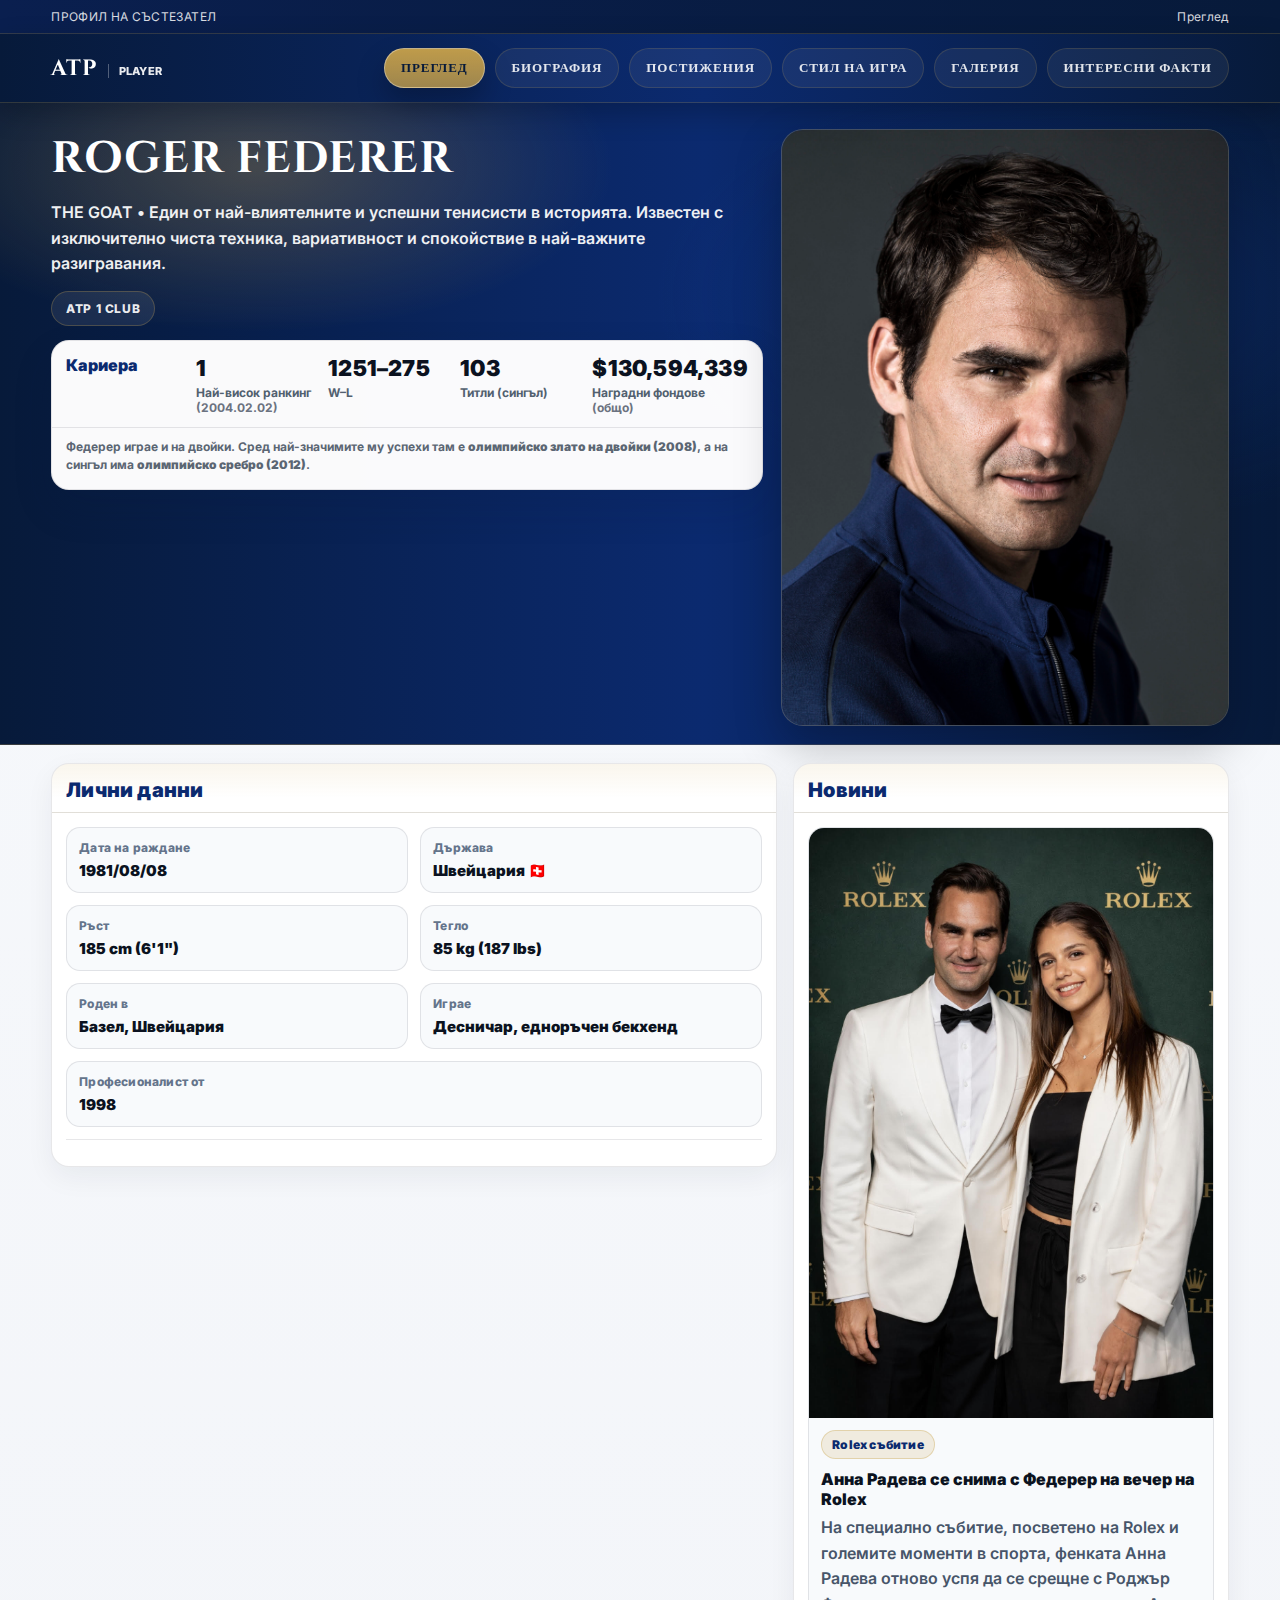
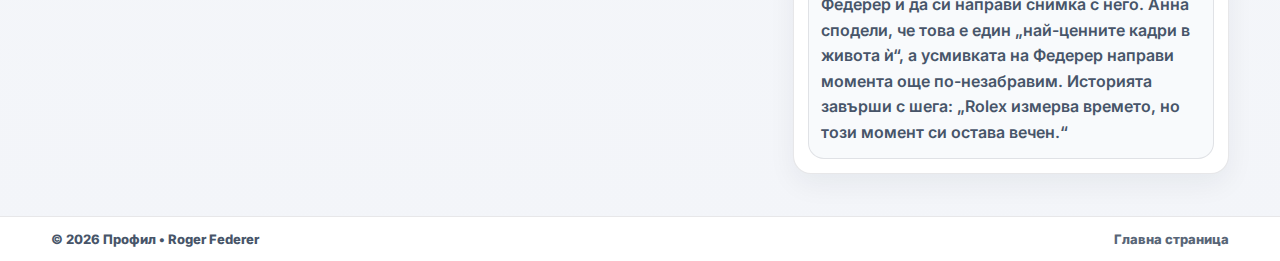
<file: index.html>
<!doctype html>
<html lang="bg">
<head>
  <meta charset="UTF-8" />
  <meta name="viewport" content="width=device-width, initial-scale=1.0" />
  <title>Роджър Федерер • Преглед</title>
  <link rel="icon" type="image/png" href="logo.png" />
  <link rel="stylesheet" href="style.css" />
</head>
<body>

  <div class="top-strip">
    <div class="wrap top-strip__inner">
      <span>ПРОФИЛ НА СЪСТЕЗАТЕЛ</span>
      <span>Преглед</span>
    </div>
  </div>

  <header class="header">
    <div class="wrap header__inner">
      <a class="logo" href="index.html" aria-label="Начало">
        <span class="logo__mark">ATP</span>
        <span class="logo__sub">PLAYER</span>
      </a>

      <nav class="nav" aria-label="Навигация">
        <a class="nav__link is-active" href="index.html">Преглед</a>
        <a class="nav__link" href="bio.html">Биография</a>
        <a class="nav__link" href="achievements.html">Постижения</a>
        <a class="nav__link" href="playstyle.html">Стил на игра</a>
        <a class="nav__link" href="gallery.html">Галерия</a>
        <a class="nav__link" href="facts.html">Интересни факти</a>
      </nav>
    </div>
  </header>

  <section class="hero">
    <div class="wrap hero__grid">
      <div class="hero__left">
        <h1 class="player-name">ROGER FEDERER</h1>
        <p class="player-sub">
          THE GOAT • Един от най-влиятелните и успешни тенисисти в историята.
          Известен с изключително чиста техника, вариативност и спокойствие в най-важните разигравания.
        </p>

        <span class="badge">ATP 1 CLUB</span>

        <div class="stats-card" aria-label="Основни статистики">
          <div class="stats-card__row">
            <div class="stats-card__label">Кариера</div>

            <div class="kpi">
              <div class="kpi__num">1</div>
              <div class="kpi__label">Най-висок ранкинг <span class="kpi__muted">(2004.02.02)</span></div>
            </div>

            <div class="kpi">
              <div class="kpi__num">1251–275</div>
              <div class="kpi__label">W–L</div>
            </div>

            <div class="kpi">
              <div class="kpi__num">103</div>
              <div class="kpi__label">Титли (сингъл)</div>
            </div>

            <div class="kpi">
              <div class="kpi__num">$130,594,339</div>
              <div class="kpi__label">Наградни фондове <span class="kpi__muted">(общо)</span></div>
            </div>
          </div>

          <div class="stats-card__note">
            Федерер играе и на двойки. Сред най-значимите му успехи там е
            <strong>олимпийско злато на двойки (2008)</strong>, а на сингъл има
            <strong>олимпийско сребро (2012)</strong>.
          </div>
        </div>
      </div>

      <aside class="hero__right" aria-label="Портрет">
        <img class="portrait" src="portrait.jpg" alt="Роджър Федерер (замени със снимка)" />
      </aside>
    </div>
  </section>

  <main class="main">
    <div class="wrap main__grid">

      <section class="card" aria-label="Лични данни">
        <div class="card__head">
          <h2 class="card__title">Лични данни</h2>
        </div>

        <div class="details">
          <div class="details__row">
            <div class="details__cell">
              <span class="details__label">Дата на раждане</span>
              <span class="details__value">1981/08/08</span>
            </div>
            <div class="details__cell">
              <span class="details__label">Държава</span>
              <span class="details__value">Швейцария 🇨🇭</span>
            </div>
          </div>

          <div class="details__row">
            <div class="details__cell">
              <span class="details__label">Ръст</span>
              <span class="details__value">185 cm (6'1")</span>
            </div>
            <div class="details__cell">
              <span class="details__label">Тегло</span>
              <span class="details__value">85 kg (187 lbs)</span>
            </div>
          </div>

          <div class="details__row">
            <div class="details__cell">
              <span class="details__label">Роден в</span>
              <span class="details__value">Базел, Швейцария</span>
            </div>
            <div class="details__cell">
              <span class="details__label">Играе</span>
              <span class="details__value">Десничар, едноръчен бекхенд</span>
            </div>
          </div>

          <div class="details__row">
            <div class="details__cell details__cell--full">
              <span class="details__label">Професионалист от</span>
              <span class="details__value">1998</span>
            </div>
          </div>

          <div class="details__foot">
          </div>
        </div>
      </section>

      <aside class="card" aria-label="Новини">
        <div class="card__head">
          <h2 class="card__title">Новини</h2>
        </div>

        <div class="news">
          <img class="news__img" src="anna.jpg" alt="Снимка към новина (замени)" />
          <div class="news__body">
            <div class="tag">Rolex събитие</div>
            <h3 class="news__title">Анна Радева се снима с Федерер на вечер на Rolex</h3>
            <p class="news__text">
              На специално събитие, посветено на Rolex и големите моменти в спорта, фенката Анна Радева отново успя да
              се срещне с Роджър Федерер и да си направи снимка с него.
              Анна сподели, че това е един „най-ценните кадри в живота ѝ“, а усмивката на Федерер направи момента
              още по-незабравим. Историята завърши с шега: „Rolex измерва времето, но този момент си остава вечен.“
            </p>
          </div>
        </div>
      </aside>

    </div>
  </main>

  <footer class="footer">
    <div class="wrap footer__inner">
      <span>© <span id="y"></span> Профил • Roger Federer</span>
      <span class="footer__muted">Главна страница</span>
    </div>
  </footer>

  <script>
    document.getElementById("y").textContent = new Date().getFullYear();
  </script>
</body>
</html>
</file>
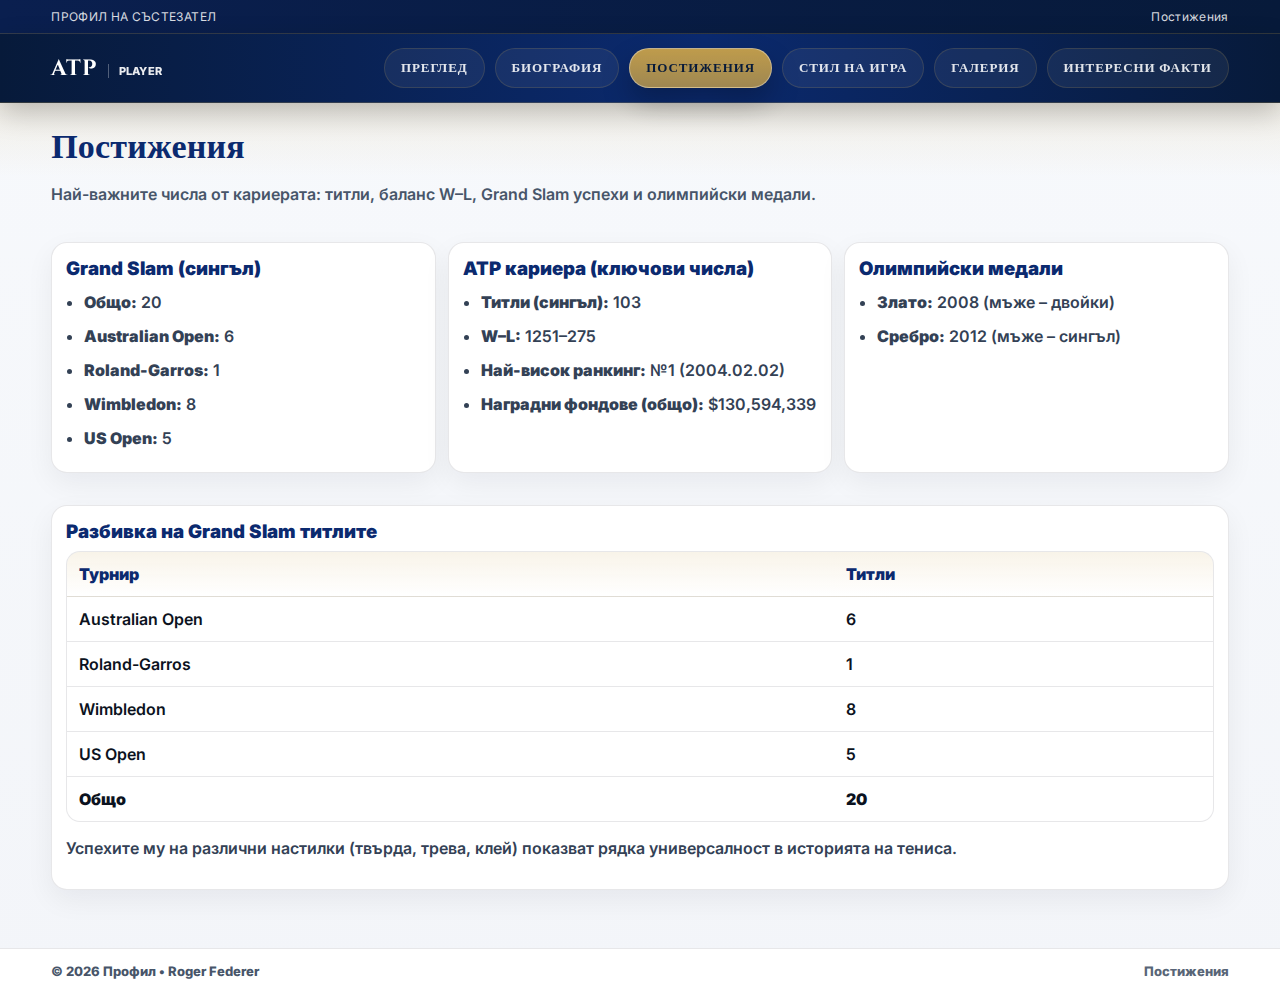
<file: achievements.html>
<!doctype html>
<html lang="bg">
<head>
  <meta charset="UTF-8" />
  <meta name="viewport" content="width=device-width, initial-scale=1.0" />
  <title>Роджър Федерер • Постижения</title>
  <link rel="icon" type="image/png" href="assets/favicon.png" />
  <link rel="stylesheet" href="style.css" />
</head>
<body>

  <div class="top-strip">
    <div class="wrap top-strip__inner">
      <span>ПРОФИЛ НА СЪСТЕЗАТЕЛ</span>
      <span>Постижения</span>
    </div>
  </div>

  <header class="header">
    <div class="wrap header__inner">
      <a class="logo" href="index.html" aria-label="Начало">
        <span class="logo__mark">ATP</span>
        <span class="logo__sub">PLAYER</span>
      </a>

      <nav class="nav" aria-label="Навигация">
        <a class="nav__link" href="index.html">Преглед</a>
        <a class="nav__link" href="bio.html">Биография</a>
        <a class="nav__link is-active" href="achievements.html">Постижения</a>
        <a class="nav__link" href="playstyle.html">Стил на игра</a>
        <a class="nav__link" href="gallery.html">Галерия</a>
        <a class="nav__link" href="facts.html">Интересни факти</a>
      </nav>
    </div>
  </header>

  <div class="page-hero">
    <div class="wrap">
      <h1 class="page-title">Постижения</h1>
      <p class="page-desc">
        Най-важните числа от кариерата: титли, баланс W–L, Grand Slam успехи и олимпийски медали.
      </p>
    </div>
  </div>

  <main class="main">
    <div class="wrap">

      <section class="section grid-3">
        <div class="info-card">
          <h3 class="info-card__title">Grand Slam (сингъл)</h3>
          <ul class="bullets">
            <li><strong>Общо:</strong> 20</li>
            <li><strong>Australian Open:</strong> 6</li>
            <li><strong>Roland-Garros:</strong> 1</li>
            <li><strong>Wimbledon:</strong> 8</li>
            <li><strong>US Open:</strong> 5</li>
          </ul>
        </div>

        <div class="info-card">
          <h3 class="info-card__title">ATP кариера (ключови числа)</h3>
          <ul class="bullets">
            <li><strong>Титли (сингъл):</strong> 103</li>
            <li><strong>W–L:</strong> 1251–275</li>
            <li><strong>Най-висок ранкинг:</strong> №1 (2004.02.02)</li>
            <li><strong>Наградни фондове (общо):</strong> $130,594,339</li>
          </ul>
        </div>

        <div class="info-card">
          <h3 class="info-card__title">Олимпийски медали</h3>
          <ul class="bullets">
            <li><strong>Злато:</strong> 2008 (мъже – двойки)</li>
            <li><strong>Сребро:</strong> 2012 (мъже – сингъл)</li>
          </ul>
        </div>
      </section>

      <section class="section">
        <div class="info-card">
          <h3 class="info-card__title">Разбивка на Grand Slam титлите</h3>
          <table class="table" aria-label="Grand Slam таблица">
            <thead>
              <tr>
                <th>Турнир</th>
                <th>Титли</th>
              </tr>
            </thead>
            <tbody>
              <tr><td>Australian Open</td><td>6</td></tr>
              <tr><td>Roland-Garros</td><td>1</td></tr>
              <tr><td>Wimbledon</td><td>8</td></tr>
              <tr><td>US Open</td><td>5</td></tr>
              <tr><td><strong>Общо</strong></td><td><strong>20</strong></td></tr>
            </tbody>
          </table>

          <div class="prose" style="margin-top:12px">
            <p>
              Успехите му на различни настилки (твърда, трева, клей) показват рядка универсалност в историята на тениса.
            </p>
          </div>
        </div>
      </section>

    </div>
  </main>

  <footer class="footer">
    <div class="wrap footer__inner">
      <span>© <span id="y"></span> Профил • Roger Federer</span>
      <span class="footer__muted">Постижения</span>
    </div>
  </footer>

  <script>
    document.getElementById("y").textContent = new Date().getFullYear();
  </script>
</body>
</html>
</file>
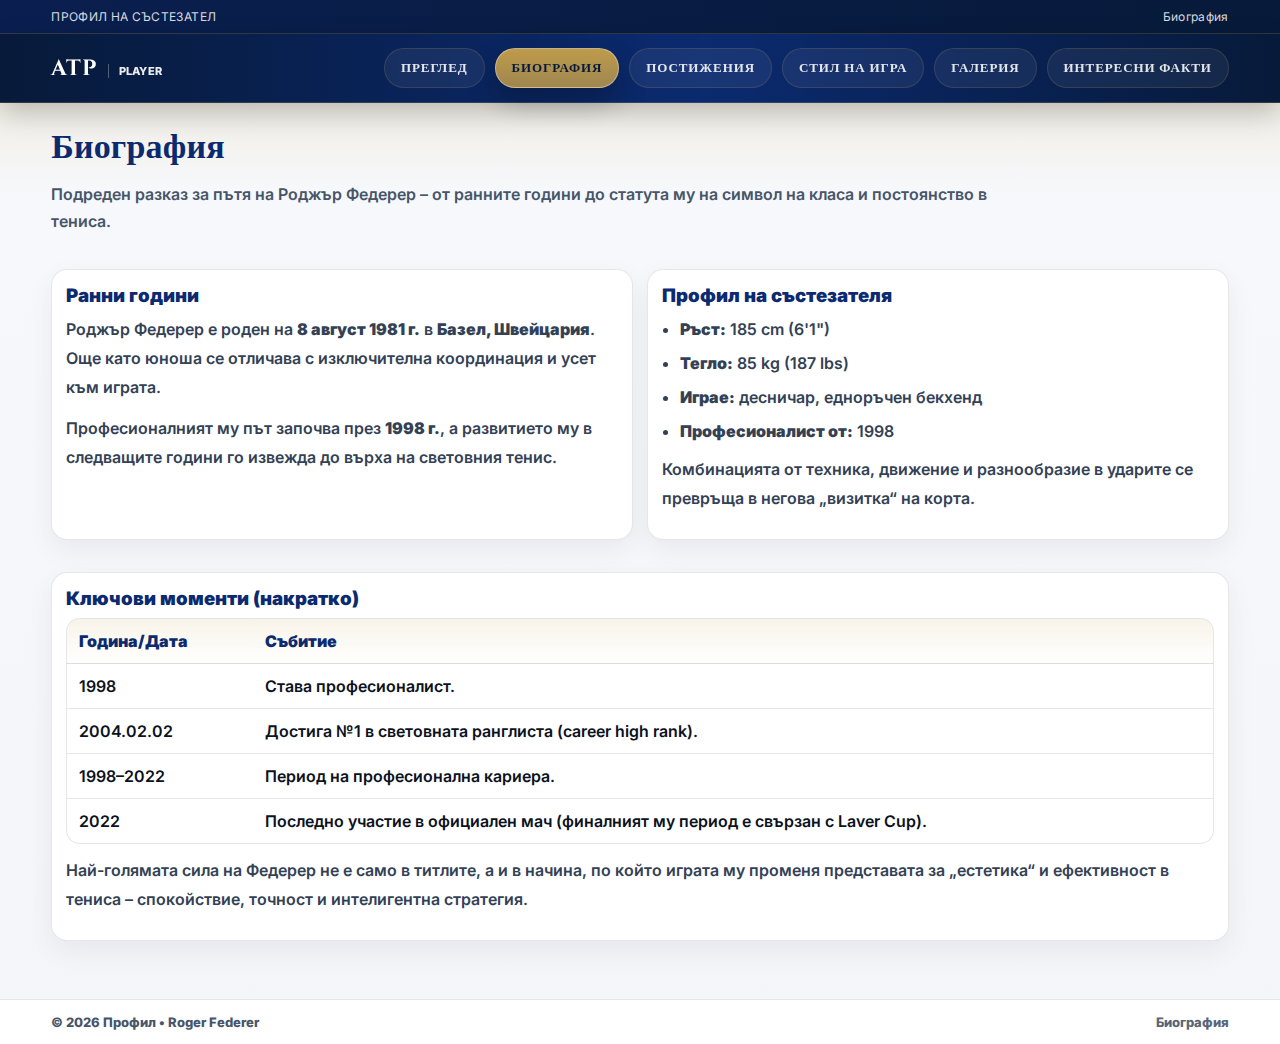
<file: bio.html>
<!doctype html>
<html lang="bg">
<head>
  <meta charset="UTF-8" />
  <meta name="viewport" content="width=device-width, initial-scale=1.0" />
  <title>Роджър Федерер • Биография</title>
  <link rel="icon" type="image/png" href="assets/favicon.png" />
  <link rel="stylesheet" href="style.css" />
</head>
<body>

  <div class="top-strip">
    <div class="wrap top-strip__inner">
      <span>ПРОФИЛ НА СЪСТЕЗАТЕЛ</span>
      <span>Биография</span>
    </div>
  </div>

  <header class="header">
    <div class="wrap header__inner">
      <a class="logo" href="index.html" aria-label="Начало">
        <span class="logo__mark">ATP</span>
        <span class="logo__sub">PLAYER</span>
      </a>

      <nav class="nav" aria-label="Навигация">
        <a class="nav__link" href="index.html">Преглед</a>
        <a class="nav__link is-active" href="bio.html">Биография</a>
        <a class="nav__link" href="achievements.html">Постижения</a>
        <a class="nav__link" href="playstyle.html">Стил на игра</a>
        <a class="nav__link" href="gallery.html">Галерия</a>
        <a class="nav__link" href="facts.html">Интересни факти</a>
      </nav>
    </div>
  </header>

  <div class="page-hero">
    <div class="wrap">
      <h1 class="page-title">Биография</h1>
      <p class="page-desc">
        Подреден разказ за пътя на Роджър Федерер – от ранните години до статута му на символ на класа и постоянство в тениса.
      </p>
    </div>
  </div>

  <main class="main">
    <div class="wrap">

      <section class="section grid-2">
        <article class="info-card">
          <h3 class="info-card__title">Ранни години</h3>
          <div class="prose">
            <p>
              Роджър Федерер е роден на <strong>8 август 1981 г.</strong> в <strong>Базел, Швейцария</strong>.
              Още като юноша се отличава с изключителна координация и усет към играта.
            </p>
            <p>
              Професионалният му път започва през <strong>1998 г.</strong>, а развитието му в следващите години го извежда
              до върха на световния тенис.
            </p>
          </div>
        </article>

        <article class="info-card">
          <h3 class="info-card__title">Профил на състезателя</h3>
          <ul class="bullets">
            <li><strong>Ръст:</strong> 185 cm (6'1")</li>
            <li><strong>Тегло:</strong> 85 kg (187 lbs)</li>
            <li><strong>Играе:</strong> десничар, едноръчен бекхенд</li>
            <li><strong>Професионалист от:</strong> 1998</li>
          </ul>
          <div class="prose" style="margin-top:10px">
            <p>
              Комбинацията от техника, движение и разнообразие в ударите се превръща в негова „визитка“ на корта.
            </p>
          </div>
        </article>
      </section>

      <section class="section">
        <div class="info-card">
          <h3 class="info-card__title">Ключови моменти (накратко)</h3>

          <table class="table" aria-label="Хронология">
            <thead>
              <tr>
                <th>Година/Дата</th>
                <th>Събитие</th>
              </tr>
            </thead>
            <tbody>
              <tr>
                <td>1998</td>
                <td>Става професионалист.</td>
              </tr>
              <tr>
                <td>2004.02.02</td>
                <td>Достига №1 в световната ранглиста (career high rank).</td>
              </tr>
              <tr>
                <td>1998–2022</td>
                <td>Период на професионална кариера.</td>
              </tr>
              <tr>
                <td>2022</td>
                <td>Последно участие в официален мач (финалният му период е свързан с Laver Cup).</td>
              </tr>
            </tbody>
          </table>

          <div class="prose" style="margin-top:12px">
            <p>
              Най-голямата сила на Федерер не е само в титлите, а и в начина, по който играта му променя представата
              за „естетика“ и ефективност в тениса – спокойствие, точност и интелигентна стратегия.
            </p>
          </div>
        </div>
      </section>

    </div>
  </main>

  <footer class="footer">
    <div class="wrap footer__inner">
      <span>© <span id="y"></span> Профил • Roger Federer</span>
      <span class="footer__muted">Биография</span>
    </div>
  </footer>

  <script>
    document.getElementById("y").textContent = new Date().getFullYear();
  </script>
</body>
</html>
</file>
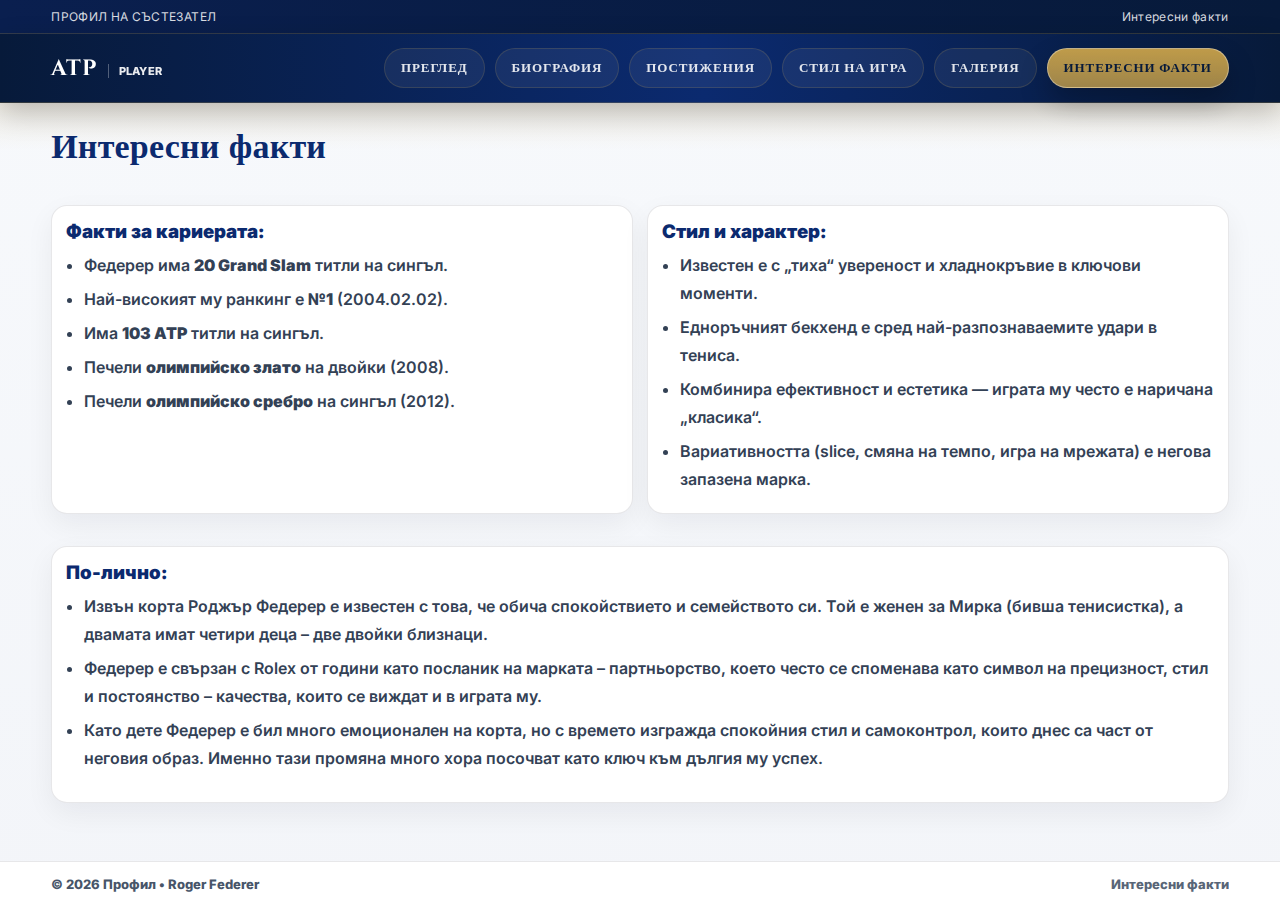
<file: facts.html>
<!doctype html>
<html lang="bg">
<head>
  <meta charset="UTF-8" />
  <meta name="viewport" content="width=device-width, initial-scale=1.0" />
  <title>Роджър Федерер • Интересни факти</title>
  <link rel="icon" type="image/png" href="assets/favicon.png" />
  <link rel="stylesheet" href="style.css" />
</head>
<body>

  <div class="top-strip">
    <div class="wrap top-strip__inner">
      <span>ПРОФИЛ НА СЪСТЕЗАТЕЛ</span>
      <span>Интересни факти</span>
    </div>
  </div>

  <header class="header">
    <div class="wrap header__inner">
      <a class="logo" href="index.html" aria-label="Начало">
        <span class="logo__mark">ATP</span>
        <span class="logo__sub">PLAYER</span>
      </a>

      <nav class="nav" aria-label="Навигация">
        <a class="nav__link" href="index.html">Преглед</a>
        <a class="nav__link" href="bio.html">Биография</a>
        <a class="nav__link" href="achievements.html">Постижения</a>
        <a class="nav__link" href="playstyle.html">Стил на игра</a>
        <a class="nav__link" href="gallery.html">Галерия</a>
        <a class="nav__link is-active" href="facts.html">Интересни факти</a>
      </nav>
    </div>
  </header>

  <div class="page-hero">
    <div class="wrap">
      <h1 class="page-title">Интересни факти</h
      </p>
    </div>
  </div>

  <main class="main">
    <div class="wrap">

      <section class="section grid-2">
        <article class="info-card">
          <h3 class="info-card__title">Факти за кариерата:</h3>
          <ul class="bullets">
            <li>Федерер има <strong>20 Grand Slam</strong> титли на сингъл.</li>
            <li>Най-високият му ранкинг е <strong>№1</strong> (2004.02.02).</li>
            <li>Има <strong>103 ATP</strong> титли на сингъл.</li>
            <li>Печели <strong>олимпийско злато</strong> на двойки (2008).</li>
            <li>Печели <strong>олимпийско сребро</strong> на сингъл (2012).</li>
          </ul>
        </article>

        <article class="info-card">
          <h3 class="info-card__title">Стил и характер:</h3>
          <ul class="bullets">
            <li>Известен е с „тиха“ увереност и хладнокръвие в ключови моменти.</li>
            <li>Едноръчният бекхенд е сред най-разпознаваемите удари в тениса.</li>
            <li>Комбинира ефективност и естетика — играта му често е наричана „класика“.</li>
            <li>Вариативността (slice, смяна на темпо, игра на мрежата) е негова запазена марка.</li>
          </ul>
        </article>
      </section>

      <section class="section">
        <div class="info-card">
          <h3 class="info-card__title">По-лично:</h3>
          <ul class="bullets">
            <li>Извън корта Роджър Федерер е известен с това, че обича спокойствието и семейството си.
                Той е женен за Мирка (бивша тенисистка), а двамата имат четири деца – две двойки близнаци.</li>
            <li>Федерер е свързан с Rolex от години като посланик на марката – партньорство, което често се споменава
                като символ на прецизност, стил и постоянство – качества, които се виждат и в играта му.</li>
            <li>Като дете Федерер е бил много емоционален на корта, но с времето изгражда спокойния
                стил и самоконтрол, които днес са част от неговия образ. Именно тази промяна много хора посочват като
                ключ към дългия му успех.</li>
          </ul>
  </p>
    </div>
  </main>

  <footer class="footer">
    <div class="wrap footer__inner">
      <span>© <span id="y"></span> Профил • Roger Federer</span>
      <span class="footer__muted">Интересни факти</span>
    </div>
  </footer>

  <script>
    document.getElementById("y").textContent = new Date().getFullYear();
  </script>
</body>
</html>
</file>
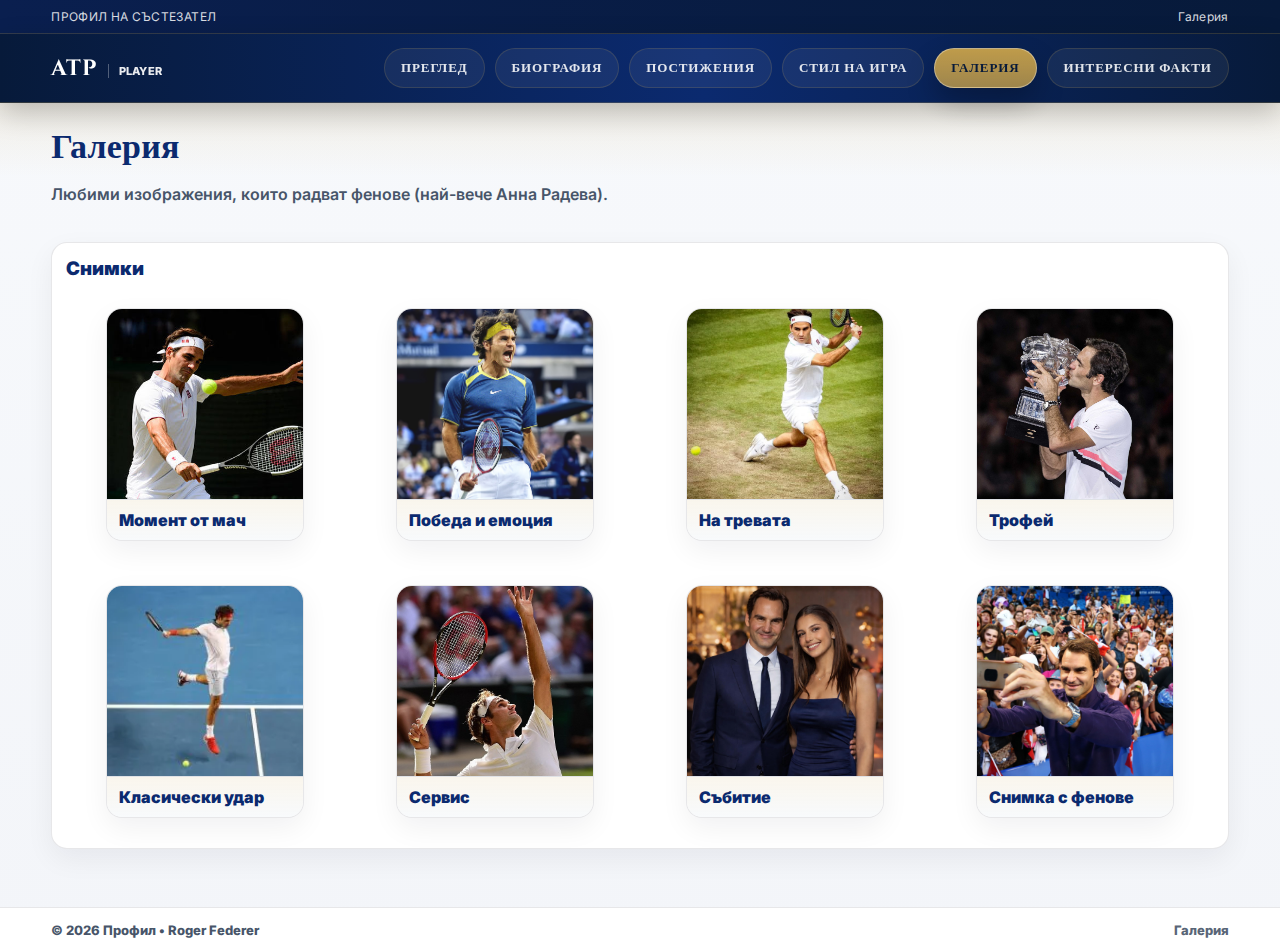
<file: gallery.html>
<!doctype html>
<html lang="bg">
<head>
  <meta charset="UTF-8" />
  <meta name="viewport" content="width=device-width, initial-scale=1.0" />
  <title>Роджър Федерер • Галерия</title>
  <link rel="icon" type="image/png" href="assets/favicon.png" />
  <link rel="stylesheet" href="style.css" />
</head>
<body>

  <div class="top-strip">
    <div class="wrap top-strip__inner">
      <span>ПРОФИЛ НА СЪСТЕЗАТЕЛ</span>
      <span>Галерия</span>
    </div>
  </div>

  <header class="header">
    <div class="wrap header__inner">
      <a class="logo" href="index.html" aria-label="Начало">
        <span class="logo__mark">ATP</span>
        <span class="logo__sub">PLAYER</span>
      </a>

      <nav class="nav" aria-label="Навигация">
        <a class="nav__link" href="index.html">Преглед</a>
        <a class="nav__link" href="bio.html">Биография</a>
        <a class="nav__link" href="achievements.html">Постижения</a>
        <a class="nav__link" href="playstyle.html">Стил на игра</a>
        <a class="nav__link is-active" href="gallery.html">Галерия</a>
        <a class="nav__link" href="facts.html">Интересни факти</a>
      </nav>
    </div>
  </header>

  <div class="page-hero">
    <div class="wrap">
      <h1 class="page-title">Галерия</h1>
      <p class="page-desc">
        Любими изображения, които радват фенове (най-вече Анна Радева).
      </p>
    </div>
  </div>

  <main class="main">
    <div class="wrap">
      <section class="section">
        <div class="info-card">
          <h3 class="info-card__title">Снимки</h3>
          <div class="prose">
            <p>
              
            </p>
          </div>

          <div class="gallery-grid" style="margin-top:12px">
            <figure class="gallery-item">
              <img src="play.jpg" alt="Галерия 1 (замени)" />
              <figcaption>Момент от мач</figcaption>
            </figure>
            <figure class="gallery-item">
              <img src="win.jpg" alt="Галерия 2 (замени)" />
              <figcaption>Победа и емоция</figcaption>
            </figure>
            <figure class="gallery-item">
              <img src="grass.jpg" alt="Галерия 3 (замени)" />
              <figcaption>На тревата</figcaption>
            </figure>
            <figure class="gallery-item">
              <img src="trophy.jpg" alt="Галерия 4 (замени)" />
              <figcaption>Трофей</figcaption>
            </figure>

            <figure class="gallery-item">
              <img src="classic.webp" alt="Галерия 5 (замени)" />
              <figcaption>Класически удар</figcaption>
            </figure>
            <figure class="gallery-item">
              <img src="serve.jpg" alt="Галерия 6 (замени)" />
              <figcaption>Сервис</figcaption>
            </figure>
            <figure class="gallery-item">
              <img src="meet.jpg" alt="Галерия 7 (замени)" />
              <figcaption>Събитие</figcaption>
            </figure>
            <figure class="gallery-item">
              <img src="fans.jpg" alt="Галерия 8 (замени)" />
              <figcaption>Снимка с фенове</figcaption>
            </figure>
          </div>
        </div>
      </section>
    </div>
  </main>

  <footer class="footer">
    <div class="wrap footer__inner">
      <span>© <span id="y"></span> Профил • Roger Federer</span>
      <span class="footer__muted">Галерия</span>
    </div>
  </footer>

  <script>
    document.getElementById("y").textContent = new Date().getFullYear();
  </script>
</body>
</html>
</file>
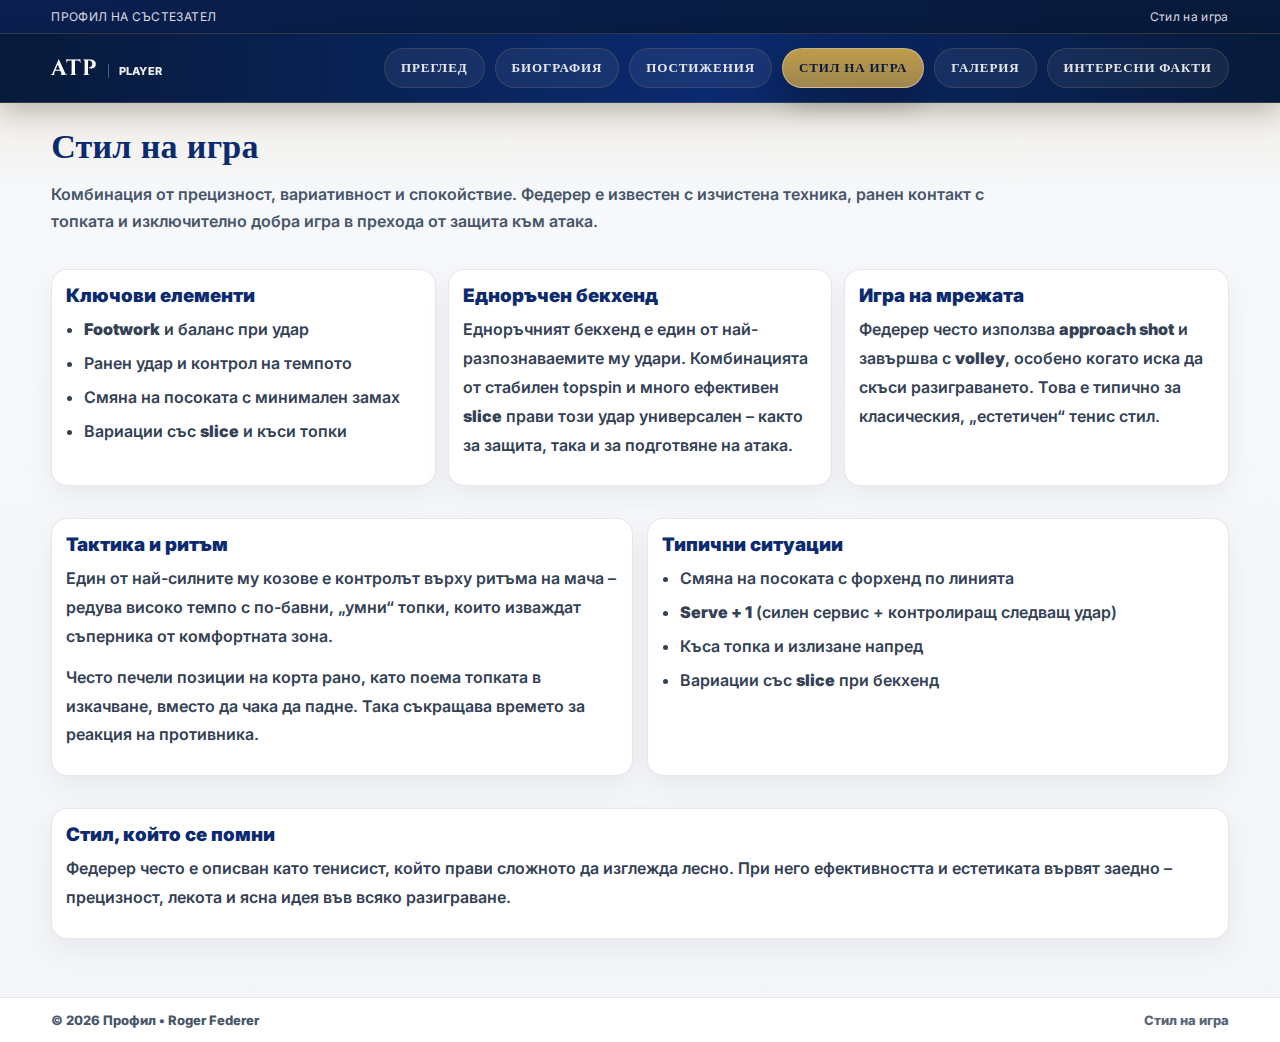
<file: playstyle.html>
<!doctype html>
<html lang="bg">
<head>
  <meta charset="UTF-8" />
  <meta name="viewport" content="width=device-width, initial-scale=1.0" />
  <title>Роджър Федерер • Стил на игра</title>
  <link rel="icon" type="image/png" href="assets/favicon.png" />
  <link rel="stylesheet" href="style.css" />
</head>
<body>

  <div class="top-strip">
    <div class="wrap top-strip__inner">
      <span>ПРОФИЛ НА СЪСТЕЗАТЕЛ</span>
      <span>Стил на игра</span>
    </div>
  </div>

  <header class="header">
    <div class="wrap header__inner">
      <a class="logo" href="index.html" aria-label="Начало">
        <span class="logo__mark">ATP</span>
        <span class="logo__sub">PLAYER</span>
      </a>

      <nav class="nav" aria-label="Навигация">
        <a class="nav__link" href="index.html">Преглед</a>
        <a class="nav__link" href="bio.html">Биография</a>
        <a class="nav__link" href="achievements.html">Постижения</a>
        <a class="nav__link is-active" href="playstyle.html">Стил на игра</a>
        <a class="nav__link" href="gallery.html">Галерия</a>
        <a class="nav__link" href="facts.html">Интересни факти</a>
      </nav>
    </div>
  </header>

  <div class="page-hero">
    <div class="wrap">
      <h1 class="page-title">Стил на игра</h1>
      <p class="page-desc">
        Комбинация от прецизност, вариативност и спокойствие. Федерер е известен с изчистена техника,
        ранен контакт с топката и изключително добра игра в прехода от защита към атака.
      </p>
    </div>
  </div>

  <main class="main">
    <div class="wrap">

      <section class="section grid-3">
        <article class="info-card">
          <h3 class="info-card__title">Ключови елементи</h3>
          <ul class="bullets">
            <li><strong>Footwork</strong> и баланс при удар</li>
            <li>Ранен удар и контрол на темпото</li>
            <li>Смяна на посоката с минимален замах</li>
            <li>Вариации със <strong>slice</strong> и къси топки</li>
          </ul>
        </article>

        <article class="info-card">
          <h3 class="info-card__title">Едноръчен бекхенд</h3>
          <div class="prose">
            <p>
              Едноръчният бекхенд е един от най-разпознаваемите му удари.
              Комбинацията от стабилен topspin и много ефективен <strong>slice</strong> прави този удар
              универсален – както за защита, така и за подготвяне на атака.
            </p>
          </div>
        </article>

        <article class="info-card">
          <h3 class="info-card__title">Игра на мрежата</h3>
          <div class="prose">
            <p>
              Федерер често използва <strong>approach shot</strong> и завършва с <strong>volley</strong>,
              особено когато иска да скъси разиграването. Това е типично за класическия, „естетичен“ тенис стил.
            </p>
          </div>
        </article>
      </section>

      <section class="section grid-2">
        <article class="info-card">
          <h3 class="info-card__title">Тактика и ритъм</h3>
          <div class="prose">
            <p>
              Един от най-силните му козове е контролът върху ритъма на мача – редува високо темпо
              с по-бавни, „умни“ топки, които изваждат съперника от комфортната зона.
            </p>
            <p>
              Често печели позиции на корта рано, като поема топката в изкачване, вместо да чака да падне.
              Така съкращава времето за реакция на противника.
            </p>
          </div>
        </article>

        <article class="info-card">
          <h3 class="info-card__title">Типични ситуации</h3>
          <ul class="bullets">
            <li>Смяна на посоката с форхенд по линията</li>
            <li><strong>Serve + 1</strong> (силен сервис + контролиращ следващ удар)</li>
            <li>Къса топка и излизане напред</li>
            <li>Вариации със <strong>slice</strong> при бекхенд</li>
          </ul>
        </article>
      </section>

      <section class="section">
        <div class="info-card">
          <h3 class="info-card__title">Стил, който се помни</h3>
          <div class="prose">
            <p>
              Федерер често е описван като тенисист, който прави сложното да изглежда лесно.
              При него ефективността и естетиката вървят заедно – прецизност, лекота и ясна идея във всяко разиграване.
            </p>
          </div>
        </div>
      </section>

    </div>
  </main>

  <footer class="footer">
    <div class="wrap footer__inner">
      <span>© <span id="y"></span> Профил • Roger Federer</span>
      <span class="footer__muted">Стил на игра</span>
    </div>
  </footer>

  <script>
    document.getElementById("y").textContent = new Date().getFullYear();
  </script>
</body>
</html>
</file>
<file: style.css>
@import url('https://fonts.googleapis.com/css2?family=Inter:wght@400;600;700&family=Cinzel:wght@600;700&display=swap');

:root{
  --navy:#071a3a;
  --navy2:#0b2a6f;
  --navy3:#0a1f4f;

  --gold:#c9a24a;
  --gold2:#e2c36a;

  --white:#ffffff;
  --bg:#f3f5f9;
  --card:#ffffff;

  --text:#0b1220;
  --muted:#51606f;

  --line:rgba(15, 23, 42, .10);
  --shadow:0 18px 40px rgba(7, 26, 58, .12);

  --wrap:1180px;
  --r:18px;
}

*{box-sizing:border-box}
html{scroll-behavior:smooth}
body{
  margin:0;
  font-family:Inter, system-ui, -apple-system, Segoe UI, Arial, sans-serif;
  background:
    radial-gradient(1200px 500px at 50% -200px, rgba(201,162,74,.18), transparent 60%),
    linear-gradient(180deg, #f7f9fc 0%, var(--bg) 100%);
  color:var(--text);
}

a{color:inherit; text-decoration:none}
img{max-width:100%; display:block}
code{background:#eef3ff; padding:2px 6px; border-radius:8px; border:1px solid rgba(11,42,111,.15)}

.wrap{width:min(var(--wrap), 92%); margin:0 auto;}

/* Top strip */
.top-strip{
  background:linear-gradient(90deg, var(--navy3), var(--navy));
  color:rgba(255,255,255,.85);
  font-size:12px;
  letter-spacing:.35px;
  border-bottom:1px solid rgba(201,162,74,.22);
}
.top-strip__inner{
  display:flex;
  justify-content:space-between;
  align-items:center;
  padding:9px 0;
}

/* Header */
.header{
  position:sticky;
  top:0;
  z-index:60;
  background:linear-gradient(90deg, var(--navy) 0%, var(--navy2) 55%, var(--navy) 100%);
  box-shadow:0 10px 28px rgba(0,0,0,.22);
  border-bottom:1px solid rgba(201,162,74,.22);
}
.header__inner{
  display:flex;
  align-items:center;
  justify-content:space-between;
  gap:16px;
  padding:14px 0;
}
.logo{
  display:flex;
  align-items:baseline;
  gap:10px;
  color:var(--white);
}
.logo__mark{
  font-family:Cinzel, serif;
  font-weight:700;
  font-size:22px;
  letter-spacing:1.1px;
}
.logo__sub{
  font-size:11px;
  opacity:.92;
  border-left:1px solid rgba(255,255,255,.32);
  padding-left:10px;
  font-weight:800;
  letter-spacing:.25px;
}

/* NAV – luxury × sport */
.nav{
  display:flex;
  gap:10px;
  align-items:center;
  flex-wrap:wrap;
}
.nav__link{
  font-family:Cinzel, serif;
  font-weight:700;
  font-size:13px;
  letter-spacing:.9px;
  text-transform:uppercase;

  padding:10px 16px;
  border-radius:999px;

  color:rgba(255,255,255,.88);
  background:rgba(255,255,255,.06);
  border:1px solid rgba(201,162,74,.18);

  transition:transform .18s ease, background .18s ease, border-color .18s ease, color .18s ease;
}
.nav__link:hover{
  transform:translateY(-2px);
  background:rgba(255,255,255,.10);
  border-color:rgba(201,162,74,.34);
  color:rgba(255,255,255,.95);
}
.nav__link.is-active{
  background:linear-gradient(180deg, rgba(201,162,74,.95), rgba(201,162,74,.78));
  color:var(--navy);
  border-color:rgba(255,255,255,.35);
  box-shadow:0 14px 28px rgba(0,0,0,.25);
}

/* Hero */
.hero{
  color:var(--white);
  padding:26px 0 18px;
  background:
    radial-gradient(650px 300px at 20% 10%, rgba(201,162,74,.30), transparent 55%),
    radial-gradient(720px 380px at 85% 30%, rgba(17,58,146,.35), transparent 60%),
    linear-gradient(90deg, var(--navy) 0%, var(--navy2) 55%, var(--navy) 100%);
  border-bottom:1px solid rgba(201,162,74,.20);
}
.hero__grid{
  display:grid;
  grid-template-columns: 1.35fr .85fr;
  gap:18px;
  align-items:stretch;
}
.player-name{
  margin:0;
  font-family:Cinzel, serif;
  font-weight:700;
  font-size:44px;
  letter-spacing:1px;
}
.player-sub{
  margin:12px 0 0;
  opacity:.93;
  font-weight:600;
  line-height:1.6;
  max-width:82ch;
}
.badge{
  display:inline-flex;
  margin-top:14px;
  padding:9px 14px;
  border-radius:999px;
  font-weight:800;
  font-size:12px;
  letter-spacing:.6px;
  color:rgba(255,255,255,.92);
  background:rgba(255,255,255,.08);
  border:1px solid rgba(201,162,74,.28);
}

/* Stats card */
.stats-card{
  margin-top:14px;
  background:rgba(255,255,255,.98);
  color:var(--text);
  border-radius:18px;
  box-shadow: var(--shadow);
  overflow:hidden;
  border:1px solid var(--line);
}
.stats-card__row{
  display:grid;
  grid-template-columns: 120px repeat(4, 1fr);
  gap:10px;
  padding:14px 14px 12px;
  align-items:start;
}
.stats-card__label{
  font-weight:900;
  color:var(--navy2);
  display:flex;
  align-items:center;
}
.kpi__num{
  font-size:22px;
  font-weight:900;
  letter-spacing:.2px;
  color:#0b1220;
}
.kpi__label{
  margin-top:4px;
  font-size:12px;
  color:var(--muted);
  font-weight:700;
  line-height:1.25;
}
.kpi__muted{color:#6b7280; font-weight:700;}
.stats-card__note{
  padding:10px 14px 14px;
  border-top:1px solid var(--line);
  font-size:12px;
  color:#5b6673;
  font-weight:700;
  line-height:1.55;
}

/* Portrait */
.hero__right{
  background:rgba(255,255,255,.07);
  border:1px solid rgba(201,162,74,.25);
  border-radius:22px;
  overflow:hidden;
  box-shadow:0 18px 46px rgba(0,0,0,.25);
}
.portrait{width:100%; height:100%; object-fit:cover;}

/* Page hero for inner pages */
.page-hero{
  padding:22px 0 0;
  background:linear-gradient(180deg, rgba(201,162,74,.12), transparent 70%);
}
.page-title{
  margin:0;
  color:var(--navy2);
  font-size:34px;
  letter-spacing:.2px;
  font-family:Cinzel, serif;
  font-weight:700;
}
.page-desc{
  margin:10px 0 0;
  color:#475569;
  font-weight:600;
  max-width:90ch;
  line-height:1.7;
}

/* Main */
.main{padding:18px 0 42px;}
.main__grid{
  display:grid;
  grid-template-columns: 1.25fr .75fr;
  gap:16px;
  align-items:start;
}

/* Cards */
.card{
  background:var(--card);
  border:1px solid var(--line);
  border-radius:var(--r);
  box-shadow:0 10px 28px rgba(7,26,58,.06);
  overflow:hidden;
}
.card__head{
  padding:14px 14px 10px;
  display:flex;
  align-items:center;
  justify-content:space-between;
  gap:12px;
  border-bottom:1px solid var(--line);
  background:linear-gradient(180deg, rgba(201,162,74,.10), transparent 70%);
}
.card__title{
  margin:0;
  font-size:20px;
  color:var(--navy2);
  letter-spacing:.2px;
  font-weight:900;
}

/* Details */
.details{padding:14px}
.details__row{
  display:grid;
  grid-template-columns: 1fr 1fr;
  gap:12px;
  margin-bottom:12px;
}
.details__cell{
  background:#f8fafc;
  border:1px solid var(--line);
  border-radius:14px;
  padding:12px;
}
.details__cell--full{grid-column: 1 / -1}
.details__label{
  display:block;
  font-size:12px;
  color:#64748b;
  font-weight:800;
  letter-spacing:.2px;
}
.details__value{
  display:block;
  margin-top:6px;
  font-size:15px;
  font-weight:900;
  color:#0b1220;
}
.details__foot{
  margin-top:10px;
  padding-top:12px;
  border-top:1px solid var(--line);
  font-size:12px;
  color:#6b7280;
  font-weight:700;
}

/* News */
.news{
  margin:14px;
  border-radius:16px;
  overflow:hidden;
  border:1px solid var(--line);
  background:#f8fafc;
}
.news__img{
  width:100%;
  height:auto;
  object-fit:contain;
}

.news__body{padding:12px}
.tag{
  display:inline-block;
  padding:6px 10px;
  border-radius:999px;
  background:rgba(201,162,74,.16);
  border:1px solid rgba(201,162,74,.35);
  color:var(--navy2);
  font-weight:900;
  font-size:12px;
  letter-spacing:.2px;
}
.news__title{margin:10px 0 6px; font-size:16px; color:#0b1220; font-weight:900}
.news__text{margin:0; color:#475569; line-height:1.6; font-weight:600}

/* Content blocks */
.section{padding:16px 0}
.grid-2{display:grid; grid-template-columns:1fr 1fr; gap:14px}
.grid-3{display:grid; grid-template-columns:repeat(3, 1fr); gap:12px}

.info-card{
  background:#ffffff;
  border:1px solid var(--line);
  border-radius:16px;
  box-shadow:0 10px 28px rgba(15,23,42,.06);
  padding:14px;
}
.info-card__title{
  margin:0 0 8px;
  color:var(--navy2);
  font-weight:900;
}
.prose{color:#334155; font-weight:600; line-height:1.8}
.prose p{margin:0 0 12px}

.bullets{
  margin:0;
  padding-left:18px;
  color:#334155;
  font-weight:600;
  line-height:1.75;
}
.bullets li{margin:6px 0}

.table{
  width:100%;
  border-collapse:separate;
  border-spacing:0;
  overflow:hidden;
  border:1px solid var(--line);
  border-radius:14px;
  background:#fff;
}
.table th, .table td{
  padding:12px 12px;
  border-bottom:1px solid var(--line);
  text-align:left;
}
.table th{
  background:linear-gradient(180deg, rgba(201,162,74,.12), rgba(255,255,255,1));
  color:var(--navy2);
  font-weight:900;
}
.table td{color:#0b1220; font-weight:600}
.table tr:last-child td{border-bottom:0}

/* Gallery */
.gallery-grid{
  display:grid;
  grid-template-columns: repeat(4, 1fr);
  gap:12px;
}
.gallery-item{
  border-radius:16px;
  overflow:hidden;
  border:1px solid var(--line);
  background:#fff;
  box-shadow:0 10px 28px rgba(15,23,42,.06);
}
.gallery-item img{
  width:100%;
  height:190px;
  object-fit:cover;
}
.gallery-item figcaption{
  padding:10px 12px;
  font-weight:900;
  color:var(--navy2);
  border-top:1px solid var(--line);
  background:linear-gradient(180deg, rgba(201,162,74,.10), #f8fafc);
}

/* Footer */
.footer{
  border-top:1px solid var(--line);
  background:var(--white);
}
.footer__inner{
  display:flex;
  justify-content:space-between;
  gap:14px;
  padding:14px 0;
  color:#475569;
  font-weight:800;
  font-size:13px;
}
.footer__muted{opacity:.9}

/* Responsive */
@media (max-width: 980px){
  .nav{display:none}
  .hero__grid{grid-template-columns:1fr}
  .main__grid{grid-template-columns:1fr}
  .player-name{font-size:36px}
  .stats-card__row{grid-template-columns:110px repeat(2, 1fr)}
  .stats-card__row .kpi:nth-child(4),
  .stats-card__row .kpi:nth-child(5){display:none}
  .grid-2{grid-template-columns:1fr}
  .grid-3{grid-template-columns:1fr}
  .gallery-grid{grid-template-columns:repeat(2, 1fr)}
}
@media (max-width: 520px){
  .gallery-grid{grid-template-columns:1fr}
}
</file>
